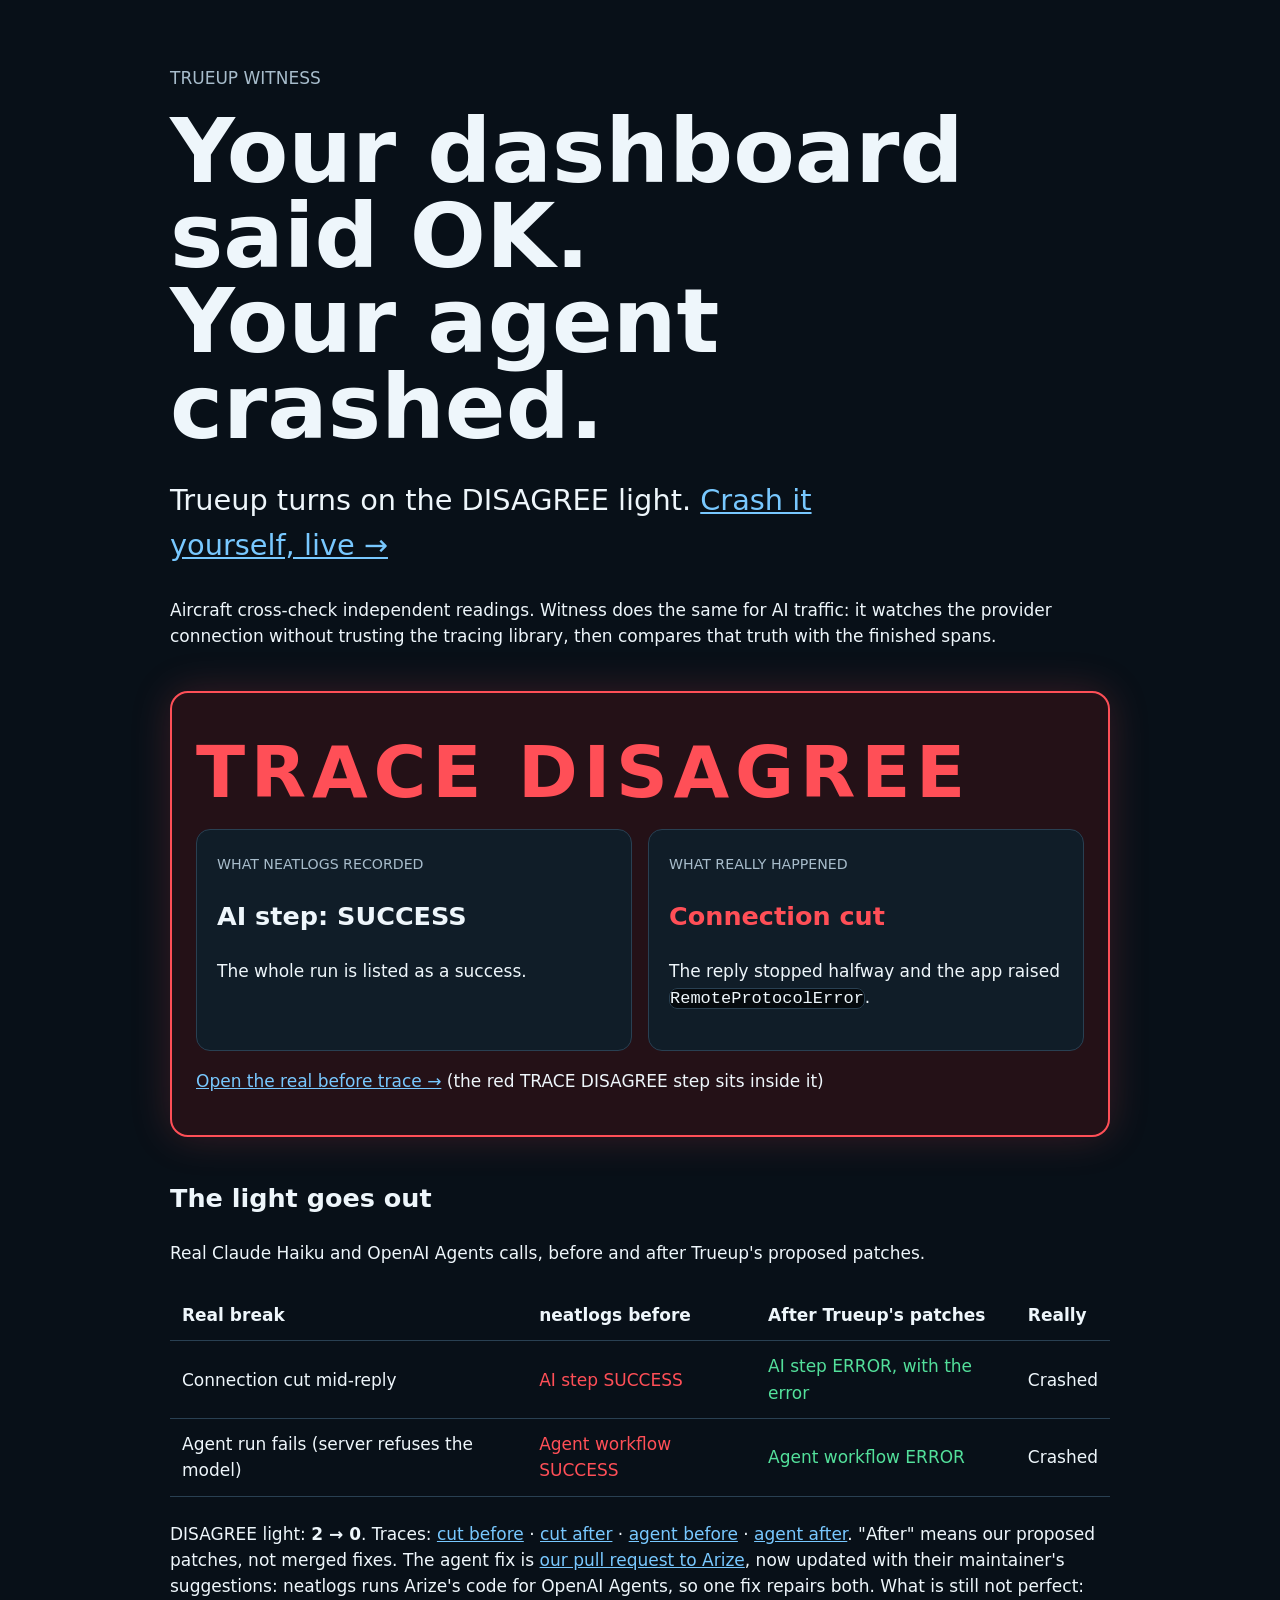
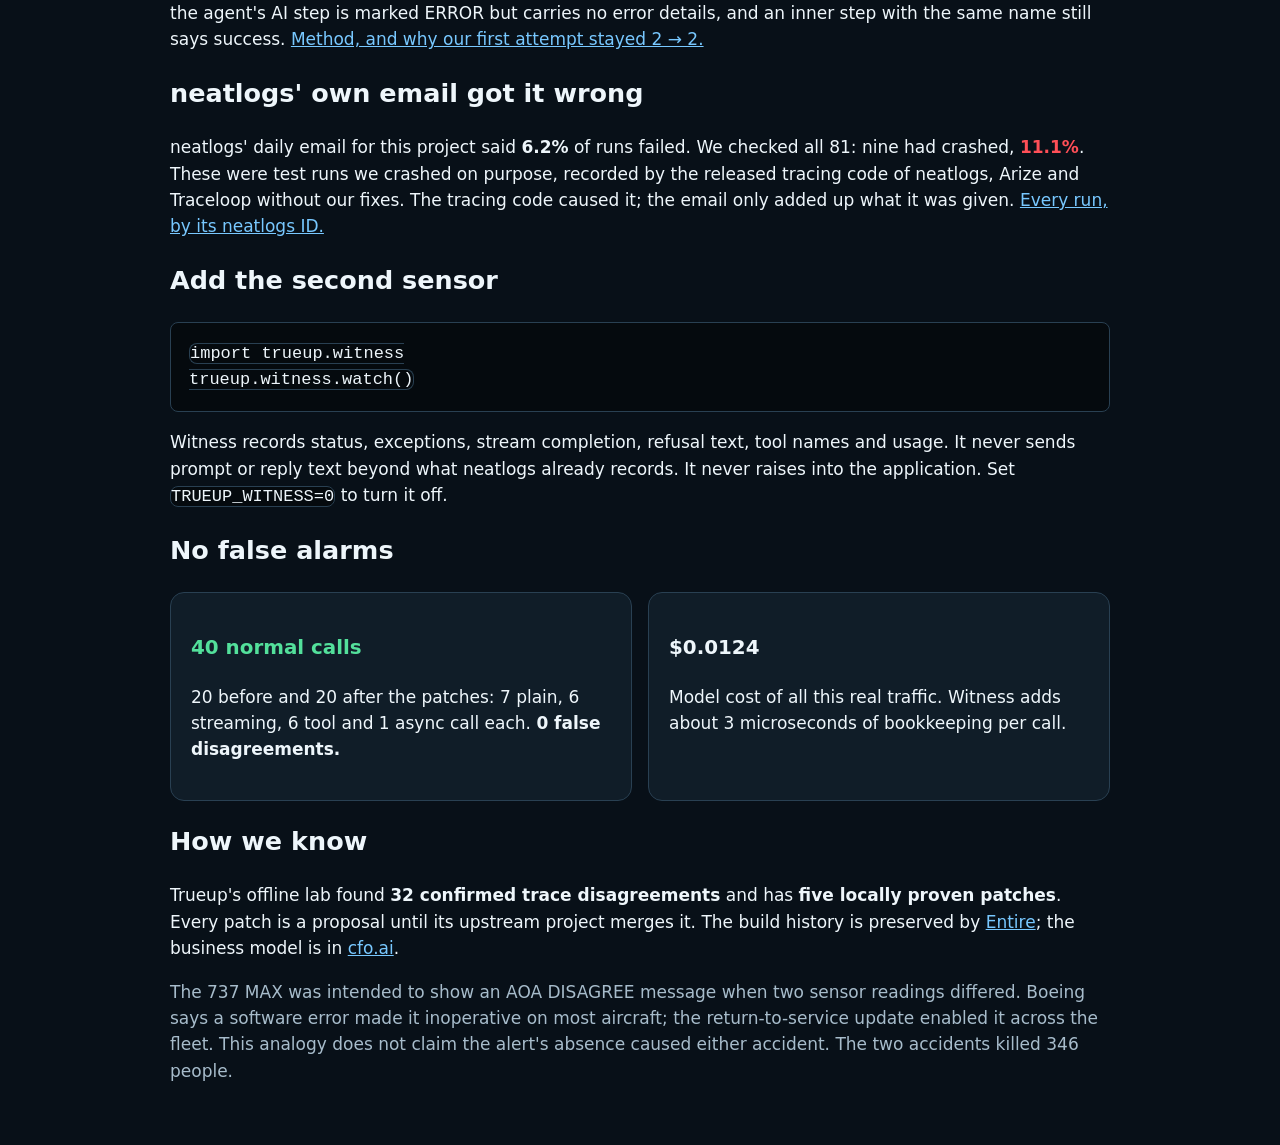
<file: docs/index.html>
<!doctype html>
<html lang="en"><head><meta charset="utf-8"><meta name="viewport" content="width=device-width,initial-scale=1"><title>Trueup Witness — TRACE DISAGREE</title><style>
:root{color-scheme:dark;--bg:#081018;--panel:#101d28;--line:#294052;--text:#eef6fb;--muted:#a7bccb;--red:#ff4f57;--green:#53e09b}*{box-sizing:border-box}body{margin:0;background:var(--bg);color:var(--text);font:17px/1.55 system-ui,sans-serif}main{max-width:980px;margin:auto;padding:48px 20px}h1{font-size:clamp(2.5rem,8vw,5.6rem);line-height:.95;margin:.2em 0}.lead{font-size:clamp(1.2rem,3vw,1.8rem);max-width:760px}.light{margin:42px 0;padding:24px;border:2px solid var(--red);border-radius:18px;background:#241117;box-shadow:0 0 40px #ff4f5733}.light strong{display:block;color:var(--red);font-size:clamp(2rem,7vw,4.5rem);letter-spacing:.08em}.grid{display:grid;grid-template-columns:1fr 1fr;gap:16px}.card{background:var(--panel);border:1px solid var(--line);border-radius:14px;padding:20px}.bad{color:var(--red)}.good{color:var(--green)}table{width:100%;border-collapse:collapse;margin:24px 0}th,td{text-align:left;padding:12px;border-bottom:1px solid var(--line)}code,pre{background:#050a0e;border:1px solid var(--line);border-radius:8px}pre{padding:18px;overflow:auto}a{color:#78c8ff}small,.muted{color:var(--muted)}@media(max-width:650px){.grid{grid-template-columns:1fr}th,td{padding:9px;font-size:14px}}
</style></head><body><main>
<p class="muted">TRUEUP WITNESS</p><h1>Your dashboard said OK.<br>Your agent crashed.</h1><p class="lead">Trueup turns on the DISAGREE light. <a href="https://trueup.38-49-216-59.sslip.io">Crash it yourself, live →</a></p>
<p>Aircraft cross-check independent readings. Witness does the same for AI traffic: it watches the provider connection without trusting the tracing library, then compares that truth with the finished spans.</p>
<section class="light"><strong>TRACE DISAGREE</strong><div class="grid"><div class="card"><small>WHAT NEATLOGS RECORDED</small><h2>AI step: SUCCESS</h2><p>The whole run is listed as a success.</p></div><div class="card"><small>WHAT REALLY HAPPENED</small><h2 class="bad">Connection cut</h2><p>The reply stopped halfway and the app raised <code>RemoteProtocolError</code>.</p></div></div><p><a href="https://app.neatlogs.com/traces/5322259c536eae9651b3f0819bfade85">Open the real before trace →</a> (the red TRACE DISAGREE step sits inside it)</p></section>
<h2>The light goes out</h2><p>Real Claude Haiku and OpenAI Agents calls, before and after Trueup's proposed patches.</p><table><thead><tr><th>Real break</th><th>neatlogs before</th><th>After Trueup's patches</th><th>Really</th></tr></thead><tbody><tr><td>Connection cut mid-reply</td><td class="bad">AI step SUCCESS</td><td class="good">AI step ERROR, with the error</td><td>Crashed</td></tr><tr><td>Agent run fails (server refuses the model)</td><td class="bad">Agent workflow SUCCESS</td><td class="good">Agent workflow ERROR</td><td>Crashed</td></tr></tbody></table>
<p>DISAGREE light: <strong>2 → 0</strong>. Traces: <a href="https://app.neatlogs.com/traces/5322259c536eae9651b3f0819bfade85">cut before</a> · <a href="https://app.neatlogs.com/traces/7304699be40a6194bafc2a45478bcd4f">cut after</a> · <a href="https://app.neatlogs.com/traces/a4074bff1ff4af7caa62e015cae9c3f5">agent before</a> · <a href="https://app.neatlogs.com/traces/83f710d188f00e206a8b2339e0560443">agent after</a>. "After" means our proposed patches, not merged fixes. The agent fix is <a href="https://github.com/Arize-ai/openinference/pull/4024">our pull request to Arize</a>, now updated with their maintainer's suggestions: neatlogs runs Arize's code for OpenAI Agents, so one fix repairs both. What is still not perfect: the agent's AI step is marked ERROR but carries no error details, and an inner step with the same name still says success. <a href="witness-before-after.md">Method, and why our first attempt stayed 2 → 2.</a></p>
<h2>neatlogs' own email got it wrong</h2><p>neatlogs' daily email for this project said <strong>6.2%</strong> of runs failed. We checked all 81: nine had crashed, <strong class="bad">11.1%</strong>. These were test runs we crashed on purpose, recorded by the released tracing code of neatlogs, Arize and Traceloop without our fixes. The tracing code caused it; the email only added up what it was given. <a href="neatlogs-email.md">Every run, by its neatlogs ID.</a></p>
<h2>Add the second sensor</h2><pre><code>import trueup.witness
trueup.witness.watch()</code></pre><p>Witness records status, exceptions, stream completion, refusal text, tool names and usage. It never sends prompt or reply text beyond what neatlogs already records. It never raises into the application. Set <code>TRUEUP_WITNESS=0</code> to turn it off.</p>
<h2>No false alarms</h2><div class="grid"><div class="card"><h3 class="good">40 normal calls</h3><p>20 before and 20 after the patches: 7 plain, 6 streaming, 6 tool and 1 async call each. <strong>0 false disagreements.</strong></p></div><div class="card"><h3>$0.0124</h3><p>Model cost of all this real traffic. Witness adds about 3 microseconds of bookkeeping per call.</p></div></div>
<h2>How we know</h2><p>Trueup's offline lab found <strong>32 confirmed trace disagreements</strong> and has <strong>five locally proven patches</strong>. Every patch is a proposal until its upstream project merges it. The build history is preserved by <a href="https://entire.io/gh/Jennycruzy/trueup">Entire</a>; the business model is in <a href="https://cfo.ai/s/kVKIburWzn09Baoy">cfo.ai</a>.</p>
<p class="muted">The 737 MAX was intended to show an AOA DISAGREE message when two sensor readings differed. Boeing says a software error made it inoperative on most aircraft; the return-to-service update enabled it across the fleet. This analogy does not claim the alert's absence caused either accident. The two accidents killed 346 people.</p>
</main></body></html>
</file>
